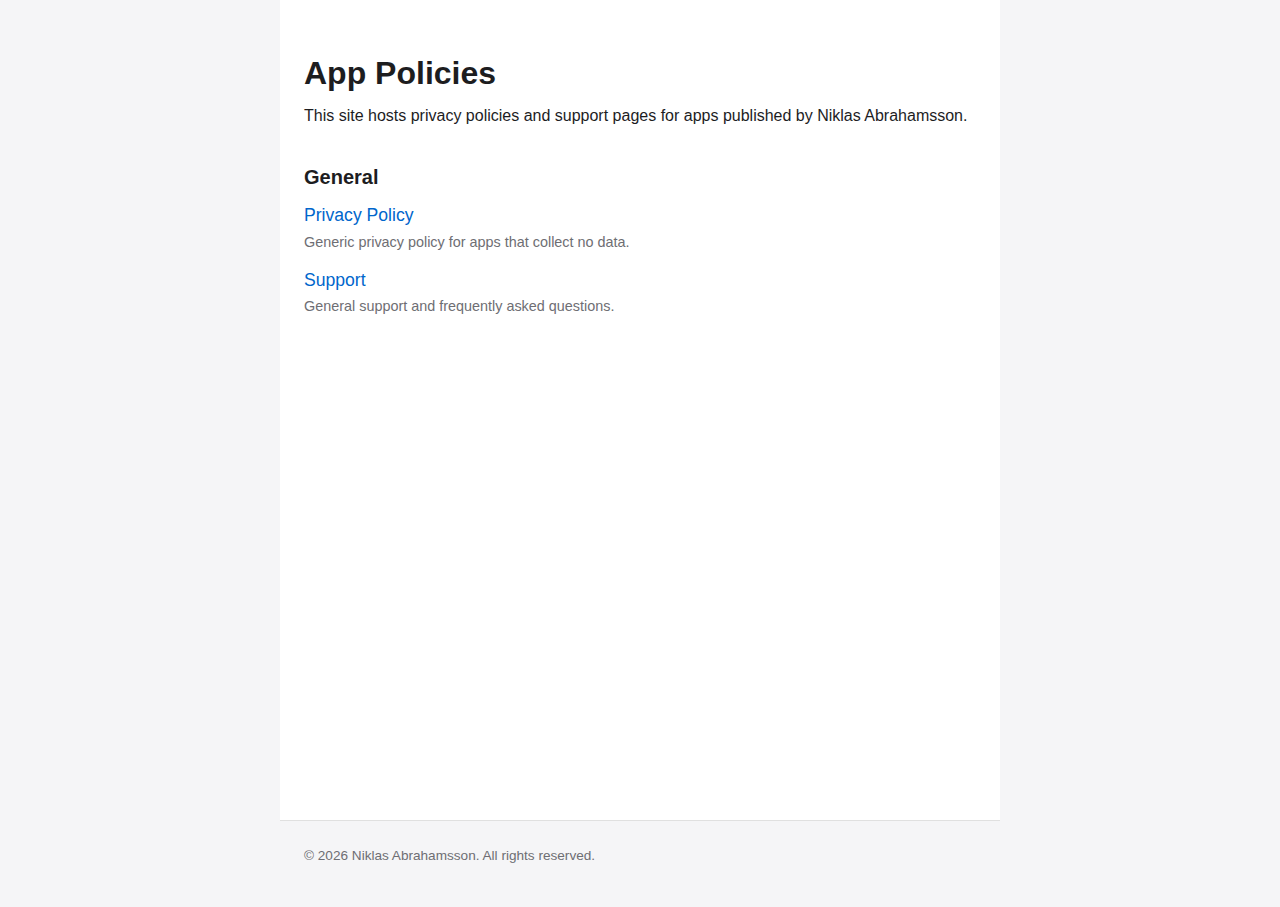
<file: index.html>
<!DOCTYPE html>
<html lang="en">
<head>
    <meta charset="UTF-8">
    <meta name="viewport" content="width=device-width, initial-scale=1.0">
    <title>App Policies - Niklas Abrahamsson</title>
    <link rel="stylesheet" href="style.css">
</head>
<body>
    <main>
        <h1>App Policies</h1>
        <p>This site hosts privacy policies and support pages for apps published by Niklas Abrahamsson.</p>

        <h2>General</h2>
        <ul class="page-index">
            <li>
                <a href="general/privacy-policy/">Privacy Policy</a>
                <span class="description">Generic privacy policy for apps that collect no data.</span>
            </li>
            <li>
                <a href="general/support/">Support</a>
                <span class="description">General support and frequently asked questions.</span>
            </li>
        </ul>
    </main>
    <footer>
        <p>&copy; 2026 Niklas Abrahamsson. All rights reserved.</p>
    </footer>
</body>
</html>
</file>
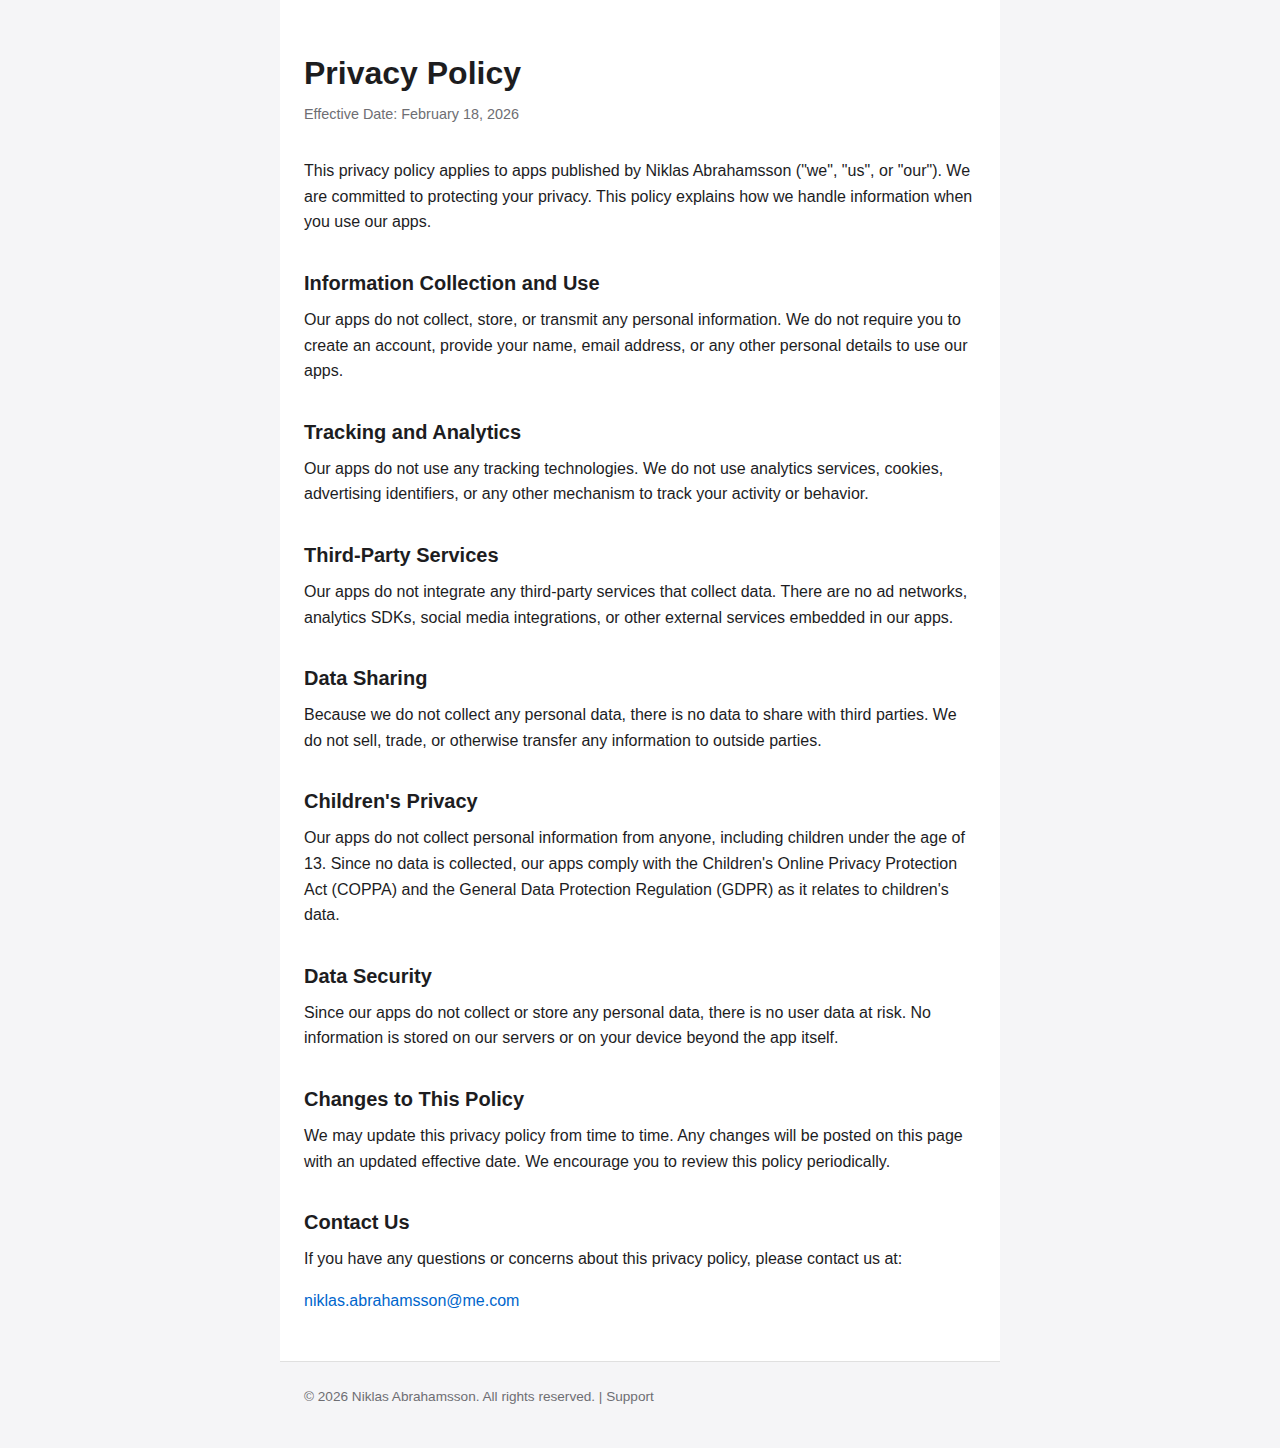
<file: general/privacy-policy/index.html>
<!DOCTYPE html>
<html lang="en">
<head>
    <meta charset="UTF-8">
    <meta name="viewport" content="width=device-width, initial-scale=1.0">
    <title>Privacy Policy - Niklas Abrahamsson</title>
    <link rel="stylesheet" href="../../style.css">
</head>
<body>
    <main>
        <h1>Privacy Policy</h1>
        <p class="effective-date">Effective Date: February 18, 2026</p>

        <p>This privacy policy applies to apps published by Niklas Abrahamsson ("we", "us", or "our"). We are committed to protecting your privacy. This policy explains how we handle information when you use our apps.</p>

        <h2>Information Collection and Use</h2>
        <p>Our apps do not collect, store, or transmit any personal information. We do not require you to create an account, provide your name, email address, or any other personal details to use our apps.</p>

        <h2>Tracking and Analytics</h2>
        <p>Our apps do not use any tracking technologies. We do not use analytics services, cookies, advertising identifiers, or any other mechanism to track your activity or behavior.</p>

        <h2>Third-Party Services</h2>
        <p>Our apps do not integrate any third-party services that collect data. There are no ad networks, analytics SDKs, social media integrations, or other external services embedded in our apps.</p>

        <h2>Data Sharing</h2>
        <p>Because we do not collect any personal data, there is no data to share with third parties. We do not sell, trade, or otherwise transfer any information to outside parties.</p>

        <h2>Children's Privacy</h2>
        <p>Our apps do not collect personal information from anyone, including children under the age of 13. Since no data is collected, our apps comply with the Children's Online Privacy Protection Act (COPPA) and the General Data Protection Regulation (GDPR) as it relates to children's data.</p>

        <h2>Data Security</h2>
        <p>Since our apps do not collect or store any personal data, there is no user data at risk. No information is stored on our servers or on your device beyond the app itself.</p>

        <h2>Changes to This Policy</h2>
        <p>We may update this privacy policy from time to time. Any changes will be posted on this page with an updated effective date. We encourage you to review this policy periodically.</p>

        <h2>Contact Us</h2>
        <p>If you have any questions or concerns about this privacy policy, please contact us at:</p>
        <p><a href="mailto:niklas.abrahamsson@me.com">niklas.abrahamsson@me.com</a></p>
    </main>
    <footer>
        <p>&copy; 2026 Niklas Abrahamsson. All rights reserved. | <a href="../support/">Support</a></p>
    </footer>
</body>
</html>
</file>
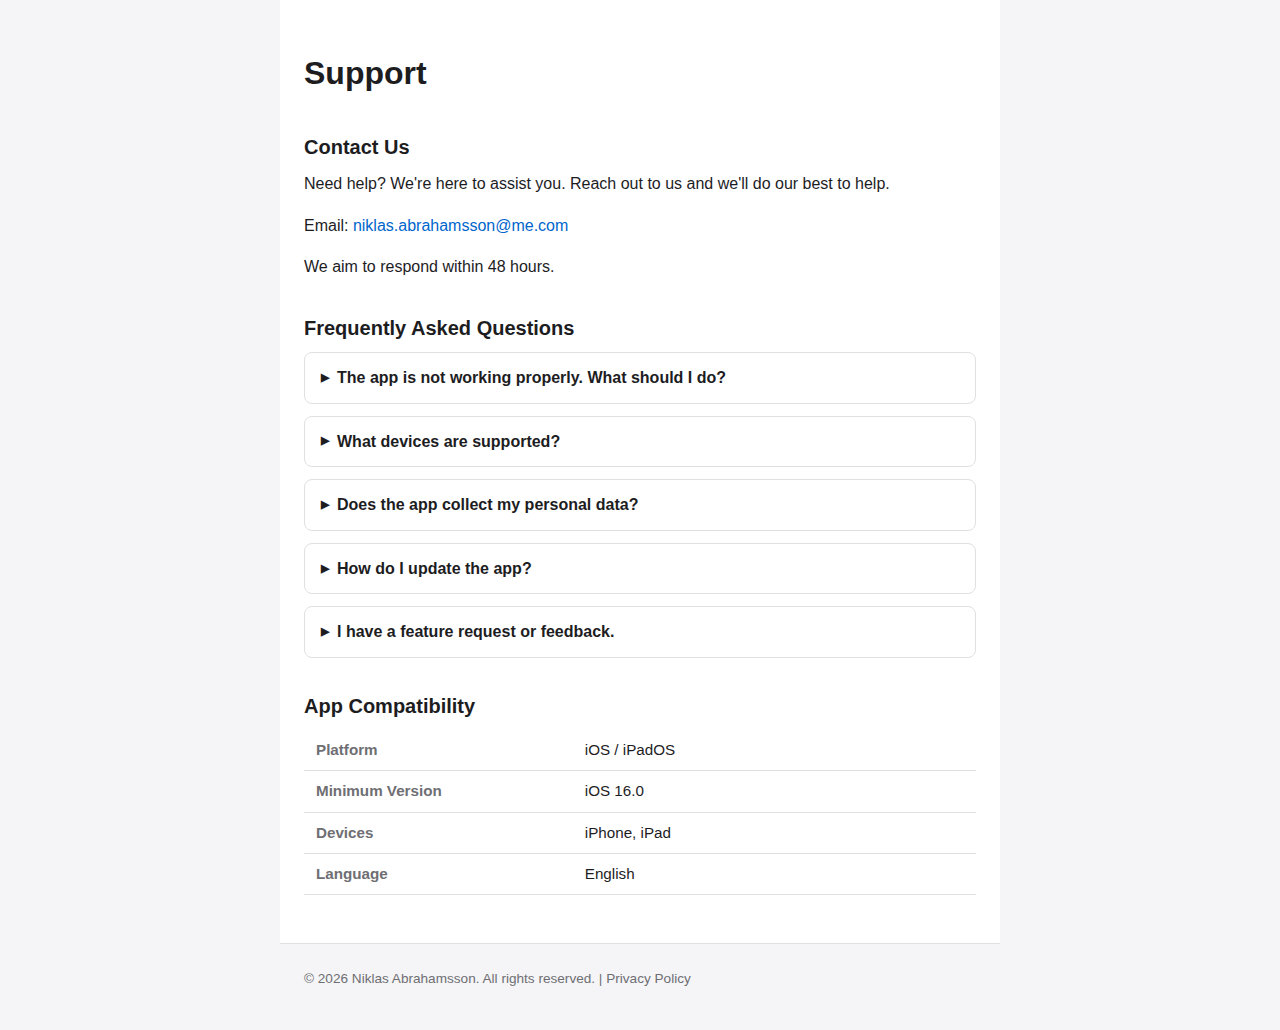
<file: general/support/index.html>
<!DOCTYPE html>
<html lang="en">
<head>
    <meta charset="UTF-8">
    <meta name="viewport" content="width=device-width, initial-scale=1.0">
    <title>Support - Niklas Abrahamsson</title>
    <link rel="stylesheet" href="../../style.css">
</head>
<body>
    <main>
        <h1>Support</h1>

        <h2>Contact Us</h2>
        <p>Need help? We're here to assist you. Reach out to us and we'll do our best to help.</p>
        <p>Email: <a href="mailto:niklas.abrahamsson@me.com">niklas.abrahamsson@me.com</a></p>
        <p>We aim to respond within 48 hours.</p>

        <h2>Frequently Asked Questions</h2>

        <details>
            <summary>The app is not working properly. What should I do?</summary>
            <p>Try these steps to resolve common issues:</p>
            <ul>
                <li>Close the app completely and reopen it.</li>
                <li>Restart your device.</li>
                <li>Make sure you have the latest version installed from the App Store.</li>
                <li>Ensure your device is running a supported version of iOS (see compatibility below).</li>
            </ul>
            <p>If the issue persists, please contact us at <a href="mailto:niklas.abrahamsson@me.com">niklas.abrahamsson@me.com</a> with a description of the problem.</p>
        </details>

        <details>
            <summary>What devices are supported?</summary>
            <p>The app is compatible with iPhone and iPad running iOS 16.0 or later. See the compatibility section below for full details.</p>
        </details>

        <details>
            <summary>Does the app collect my personal data?</summary>
            <p>No. The app does not collect, store, or share any personal information. For full details, please see our <a href="../privacy-policy/">Privacy Policy</a>.</p>
        </details>

        <details>
            <summary>How do I update the app?</summary>
            <p>Open the App Store, tap your profile icon at the top right, scroll down to find the app, and tap Update. You can also enable automatic updates in Settings &gt; App Store &gt; App Updates.</p>
        </details>

        <details>
            <summary>I have a feature request or feedback.</summary>
            <p>We'd love to hear from you! Please send your suggestions or feedback to <a href="mailto:niklas.abrahamsson@me.com">niklas.abrahamsson@me.com</a>.</p>
        </details>

        <h2>App Compatibility</h2>
        <table class="compat-table">
            <tr>
                <td>Platform</td>
                <td>iOS / iPadOS</td>
            </tr>
            <tr>
                <td>Minimum Version</td>
                <td>iOS 16.0</td>
            </tr>
            <tr>
                <td>Devices</td>
                <td>iPhone, iPad</td>
            </tr>
            <tr>
                <td>Language</td>
                <td>English</td>
            </tr>
        </table>
    </main>
    <footer>
        <p>&copy; 2026 Niklas Abrahamsson. All rights reserved. | <a href="../privacy-policy/">Privacy Policy</a></p>
    </footer>
</body>
</html>
</file>
<file: style.css>
*,
*::before,
*::after {
    box-sizing: border-box;
    margin: 0;
    padding: 0;
}

body {
    font-family: -apple-system, BlinkMacSystemFont, "Segoe UI", Roboto, Helvetica, Arial, sans-serif;
    font-size: 16px;
    line-height: 1.6;
    color: #1d1d1f;
    background-color: #f5f5f7;
}

main {
    max-width: 720px;
    margin: 0 auto;
    padding: 3rem 1.5rem 2rem;
    background-color: #ffffff;
    min-height: calc(100vh - 80px);
}

h1 {
    font-size: 2rem;
    font-weight: 700;
    margin-bottom: 0.25rem;
    color: #1d1d1f;
}

h2 {
    font-size: 1.25rem;
    font-weight: 600;
    margin-top: 2rem;
    margin-bottom: 0.5rem;
    color: #1d1d1f;
}

p {
    margin-bottom: 1rem;
}

a {
    color: #0066cc;
    text-decoration: none;
}

a:hover {
    text-decoration: underline;
}

ul, ol {
    margin-bottom: 1rem;
    padding-left: 1.5rem;
}

li {
    margin-bottom: 0.35rem;
}

.effective-date {
    font-size: 0.9rem;
    color: #6e6e73;
    margin-bottom: 2rem;
}

/* FAQ details/summary */
details {
    margin-bottom: 0.75rem;
    border: 1px solid #e0e0e0;
    border-radius: 8px;
    padding: 0;
    overflow: hidden;
}

details[open] {
    padding-bottom: 0.75rem;
}

summary {
    font-weight: 600;
    cursor: pointer;
    padding: 0.75rem 1rem;
    list-style: none;
    display: flex;
    align-items: center;
    gap: 0.5rem;
}

summary::-webkit-details-marker {
    display: none;
}

summary::before {
    content: "\25B6";
    font-size: 0.7rem;
    transition: transform 0.2s ease;
    flex-shrink: 0;
}

details[open] > summary::before {
    transform: rotate(90deg);
}

summary:hover {
    background-color: #f5f5f7;
}

details > p,
details > ul {
    padding: 0 1rem;
    margin-top: 0.25rem;
}

/* Compatibility table */
.compat-table {
    width: 100%;
    border-collapse: collapse;
    margin-bottom: 1rem;
    font-size: 0.95rem;
}

.compat-table td {
    padding: 0.5rem 0.75rem;
    border-bottom: 1px solid #e0e0e0;
}

.compat-table td:first-child {
    font-weight: 600;
    width: 40%;
    color: #6e6e73;
}

/* Page index list */
.page-index {
    list-style: none;
    padding-left: 0;
}

.page-index li {
    margin-bottom: 0.75rem;
}

.page-index a {
    font-size: 1.1rem;
    font-weight: 500;
}

.page-index .description {
    display: block;
    font-size: 0.9rem;
    color: #6e6e73;
    margin-top: 0.1rem;
}

/* Footer */
footer {
    max-width: 720px;
    margin: 0 auto;
    padding: 1.5rem;
    font-size: 0.85rem;
    color: #6e6e73;
    border-top: 1px solid #e0e0e0;
}

footer a {
    color: #6e6e73;
}

footer a:hover {
    color: #0066cc;
}

/* Responsive */
@media (max-width: 480px) {
    main {
        padding: 2rem 1rem 1.5rem;
    }

    h1 {
        font-size: 1.6rem;
    }

    footer {
        padding: 1rem;
    }
}

/* Print */
@media print {
    body {
        background-color: #ffffff;
    }

    main {
        padding: 0;
    }

    details {
        border: none;
    }

    details[open] > summary {
        font-weight: 700;
    }

    summary::before {
        display: none;
    }
}
</file>
